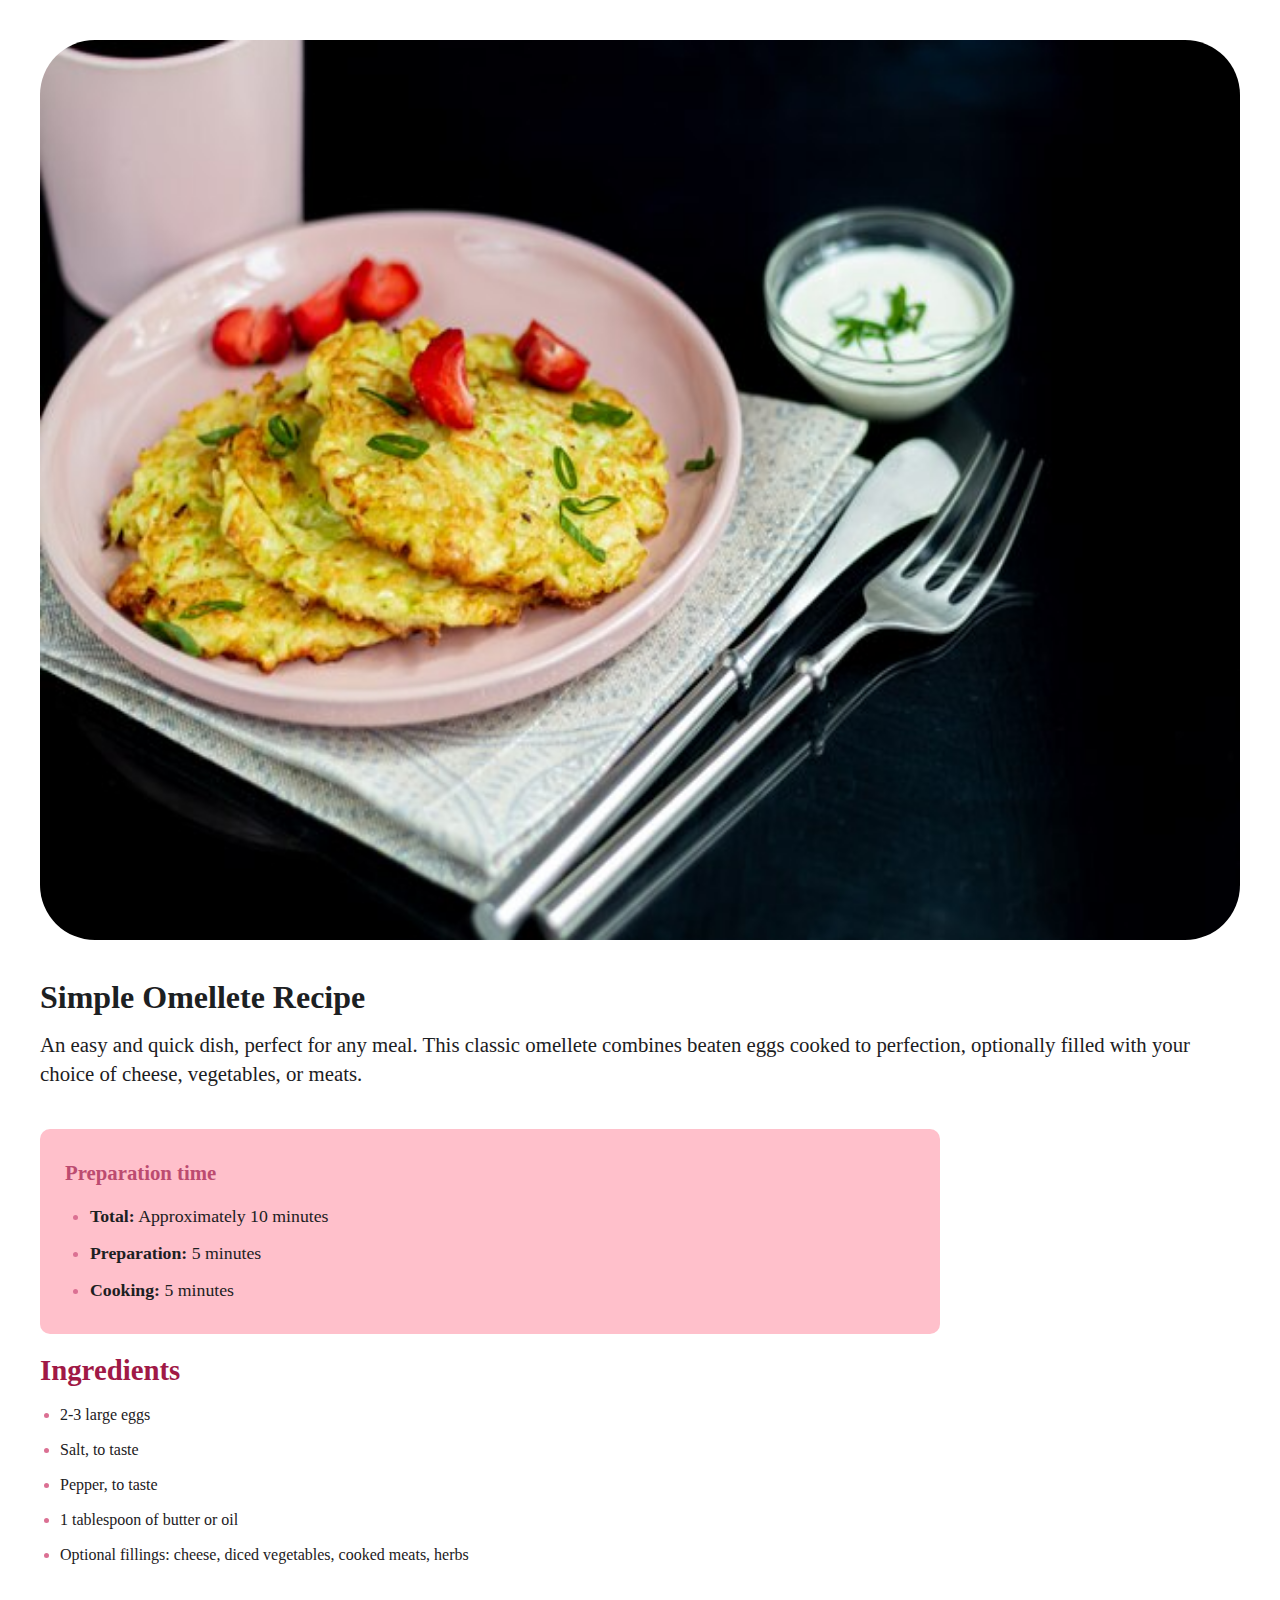
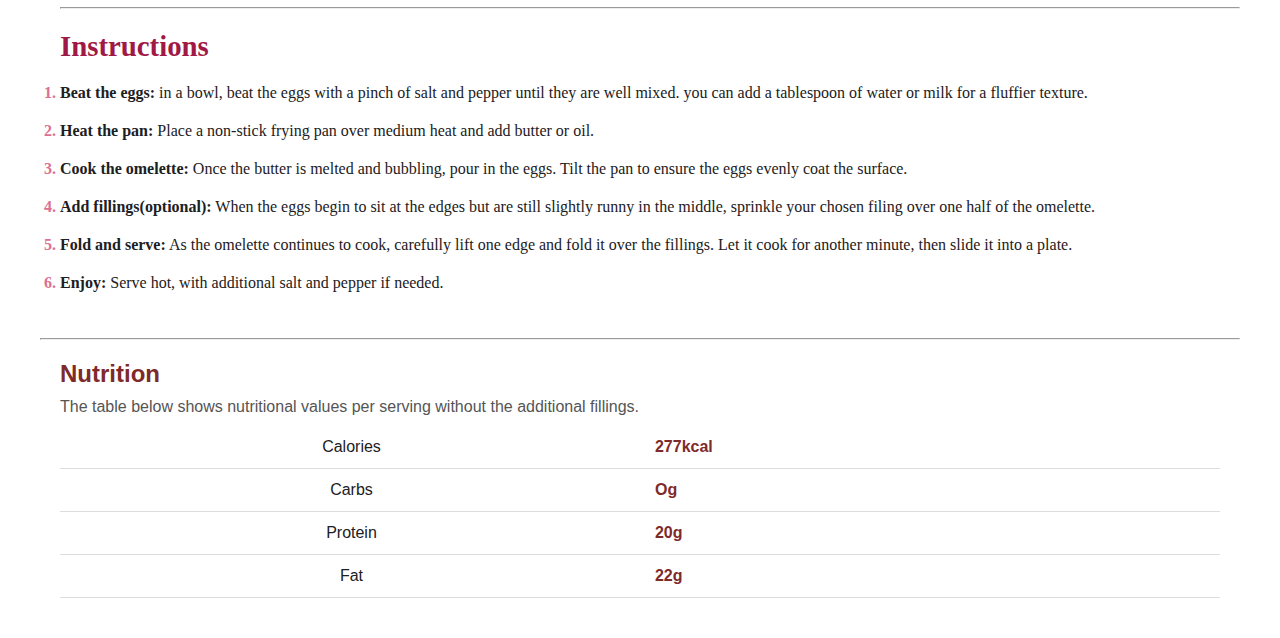
<file: index.html>
<!DOCTYPE html>
<html lang="en">
<head>
    <meta charset="UTF-8">
    <meta name="description" content="A simple recipe page">
    <meta name="keywords" content="recipe, omellete, food">
    <meta name="author" content="Nkemjika">
    <meta name="viewport" content="width=device-width, initial-scale=1.0">
    <title>Simple Recipe page</title>
    <link rel="stylesheet" href="css/style.css">
</head>
<body>
    <div class="omellete-main">
        <img class="omellete-image"  src="img/omelleteeee.jpg" alt="An omellete">

        <h1 class="first-heading">Simple Omellete Recipe</h1>
        <p class="paragraph">An easy and quick dish, perfect for any meal. This classic omellete combines beaten eggs cooked to perfection, optionally filled with your choice of cheese, vegetables, or meats.</p>

        <div class="prep-card">
            <h3 class="sub">Preparation time</h3>
            <ul class="prep-list">
                <li><b>Total:</b> Approximately 10 minutes</li>
                <li><b>Preparation:</b> 5 minutes</li>
                <li><b>Cooking:</b> 5 minutes</li>
            </ul>
        </div>

        <h2 class="sub-heading">Ingredients</h2>
        <ul class="ing-list">
            <li>2-3 large eggs</li>
            <li>Salt, to taste</li>
            <li>Pepper, to taste</li>
            <li>1 tablespoon of butter or oil</li>
            <li>Optional fillings: cheese, diced vegetables, cooked meats, herbs</li>

            <br>
            <hr>

            

            <h2 class="sub-heading">Instructions</h2>
            <ol class="inst-list">
                <li><b>Beat the eggs:</b> in a bowl, beat the eggs with a pinch of salt and pepper until they are well mixed. you can add a tablespoon of water or milk for a fluffier texture.</li>
                <li><b>Heat the pan:</b> Place a non-stick frying pan over medium heat and add butter or oil.</li>
                <li><b>Cook the omelette:</b> Once the butter is melted and bubbling, pour in the eggs. Tilt the pan to ensure the eggs evenly coat the surface.</li>
                <li><b>Add fillings(optional):</b> When the eggs begin to sit at the edges but are still slightly runny in the middle, sprinkle your chosen filing over one half of the omelette.</li>
                <li><b>Fold and serve:</b> As the omelette continues to cook, carefully lift one edge and fold it over the fillings. Let it cook for another minute, then slide it into a plate.</li>
                <li><b>Enjoy:</b> Serve hot, with additional salt and pepper if needed.</li>
            </ol>
        </ul>

        <br>
        <br>
        <hr>

        <div class="nutrition-section">
            <h2 >Nutrition</h2>

        <p>The table below shows nutritional values per serving without the additional fillings. </p>

        <table class="nutrition-table">
            <tr>
                <th>Calories</th>
                <td>277kcal</td>
            </tr>

            <tr>
                <th>Carbs</th>
                <td>Og</td>
            </tr>

            <tr>
                <th>Protein</th>
                <td>20g</td>
            </tr>

            <tr>
                <th>Fat</th>
                <td>22g</td>
            </tr>

        </table>

        </div>

        

        

    </div>
    
</body>
</html>
</file>
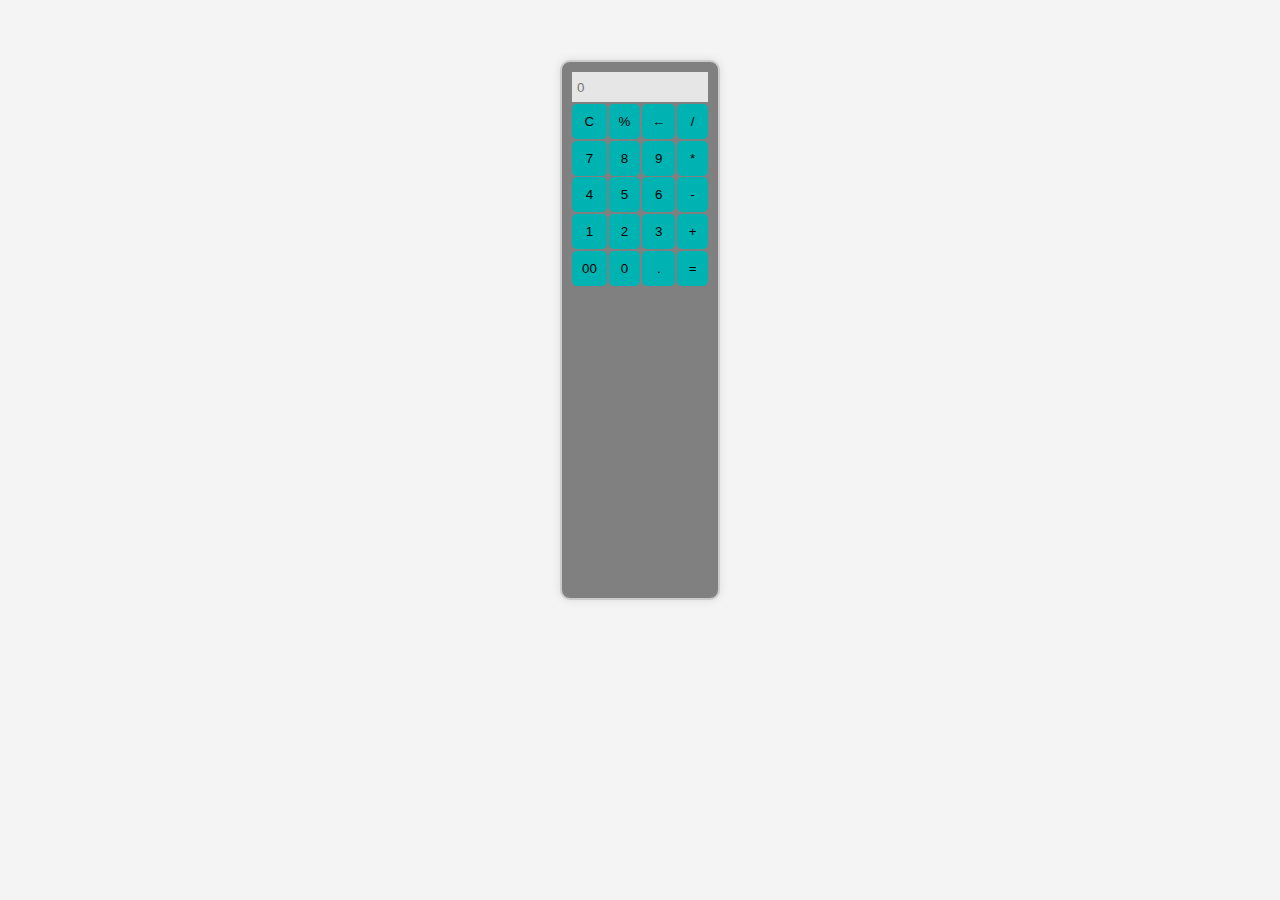
<file: calculator.html>
<!DOCTYPE html>
<html lang="en">
<head>
    <meta charset="UTF-8">
    <meta name="viewport" content="width=device-width, initial-scale=1.0">
    <title>Calculator</title>
    <link rel="stylesheet" href="css/calculator.css">
</head>
<body>
    <div class="calculator">
        <input type="text" class="text" readonly placeholder="0">

        <div class="buttons">
            <button>C</button>
            <button>%</button>
            <button>&larr;</button>
            <button>/</button>
            <button>7</button>
            <button>8</button>
            <button>9</button>
            <button>*</button>
            <button>4</button>
            <button>5</button>
            <button>6</button>
            <button>-</button>
            <button>1</button>
            <button>2</button>
            <button>3</button>
            <button>+</button>
            <button>00</button>
            <button>0</button>
            <button>.</button>
            <button>=</button>
        </div>
    </div>
</body>
</html>
</file>
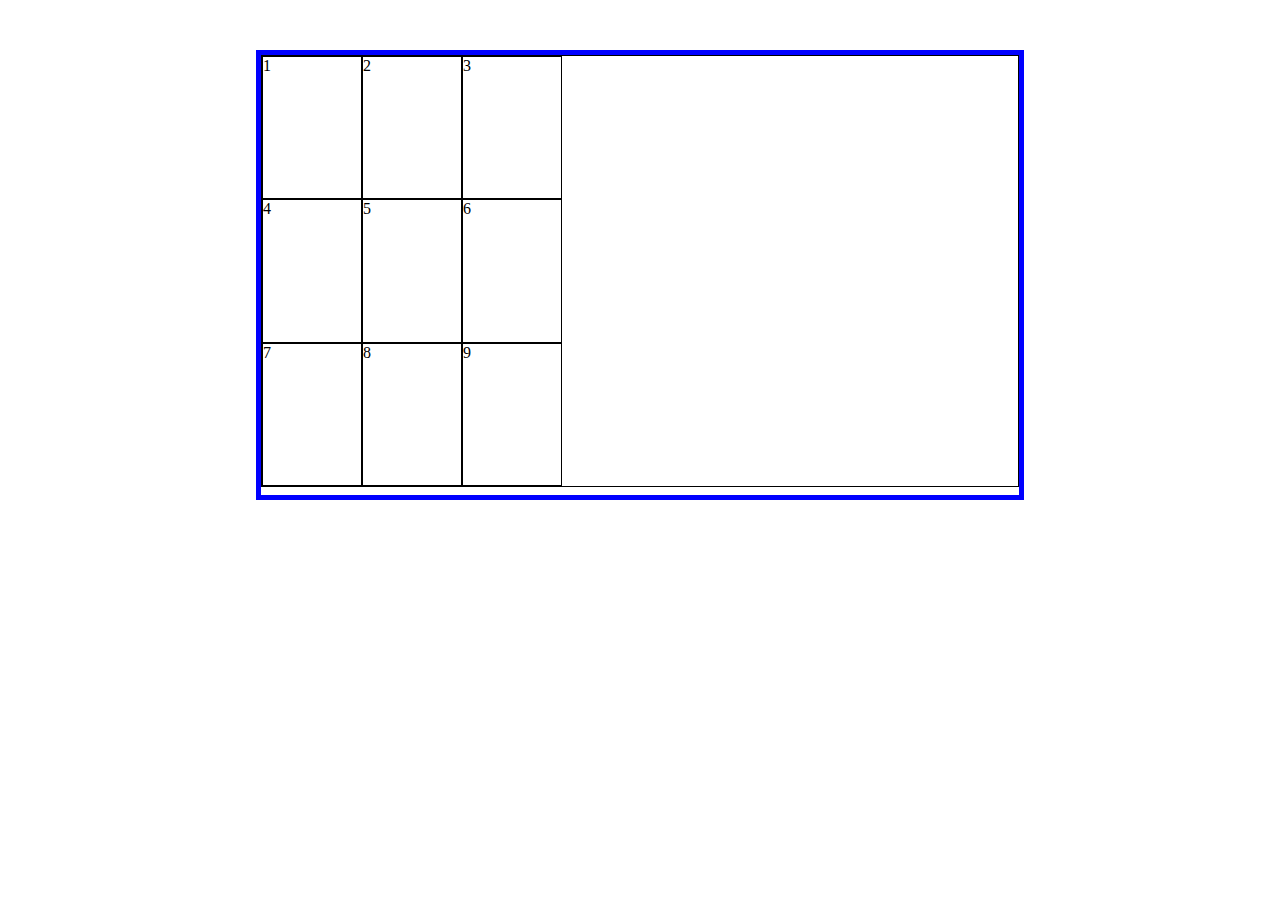
<file: grid.html>
<!DOCTYPE html>
<html lang="en">
<head>
    <meta charset="UTF-8">
    <meta name="viewport" content="width=device-width, initial-scale=1.0">
    <title>CSS Grid</title>
    <link rel="stylesheet" href="css/grid.css">
</head>
<body>
    <!-- CSS grid is a whole new way of creating website layouts -->

    <!-- Creating grids by defining its rows and columns -->

    <div class="grid">
        <div class="grid-container">
            <div class="grid-item">1</div>
            <div class="grid-item">2</div>
            <div class="grid-item">3</div>
            <div class="grid-item">4</div>
            <div class="grid-item">5</div>
            <div class="grid-item">6</div>
            <div class="grid-item">7</div>
            <div class="grid-item">8</div>
            <div class="grid-item">9</div>
        </div>
    </div>
    
</body>
</html>
</file>
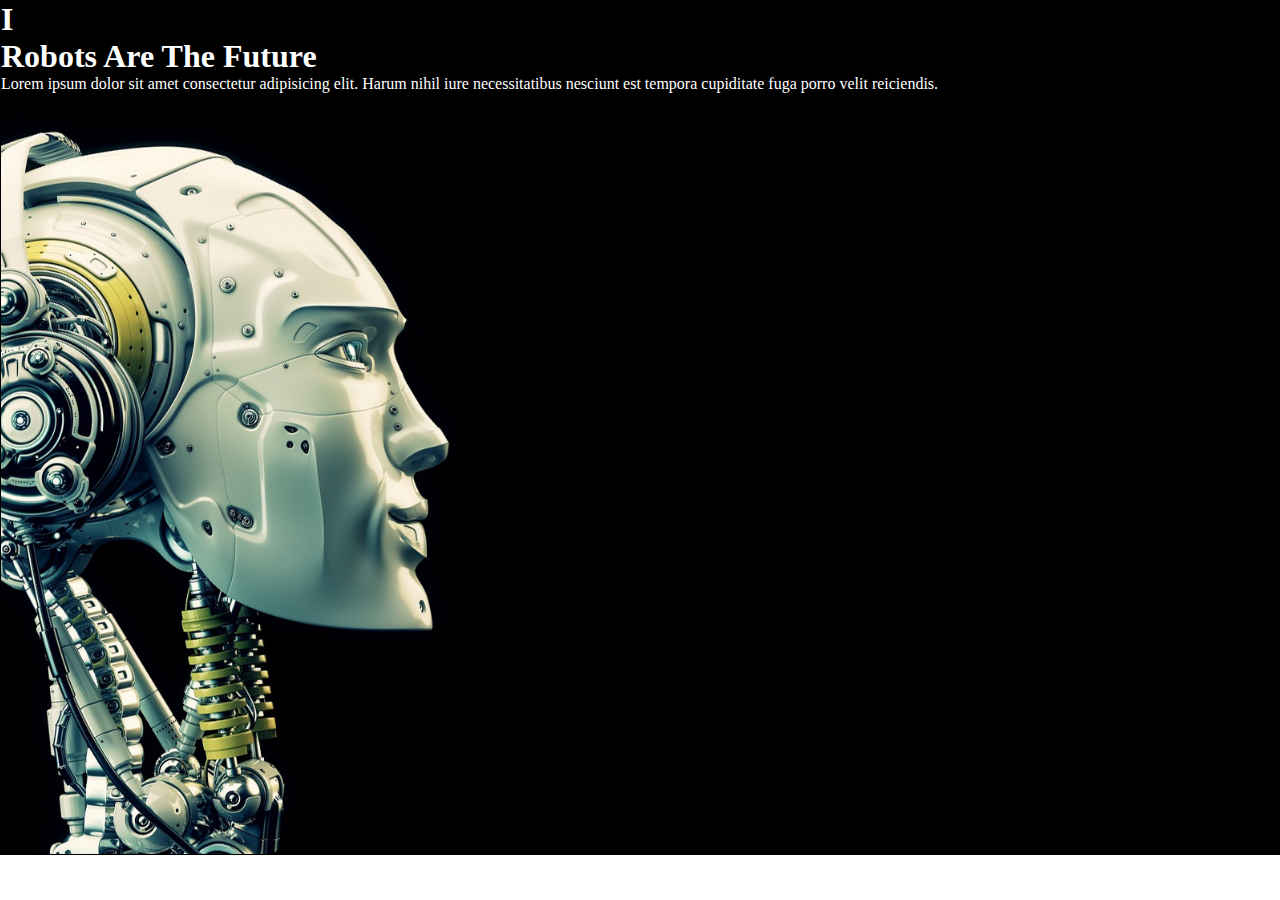
<file: robots.html>
<!DOCTYPE html>
<html lang="en">
<head>
    <meta charset="UTF-8">
    <meta name="viewport" content="width=device-width, initial-scale=1.0">
    <title>Robots</title>
    <link rel="stylesheet" href="css/robots.css">
</head>
<body>

    <section id="hero-section">
        <div class="hero-robot">
            <h1 class="hero-text">I <br> Robots Are The Future</h1>
            <p class="hero-paragraph">Lorem ipsum dolor sit amet consectetur adipisicing elit. Harum nihil iure necessitatibus nesciunt est tempora cupiditate fuga porro velit reiciendis.</p>
        </div>
    </section>
    
</body>
</html>
</file>
<file: css/style.css>
*{
    margin: 0;
    padding: 0;
    box-sizing: border-box;
}
/* body{
    background-color:blueviolet;
} */
.omellete-main{
    margin: 40px;
    font-family: serif;
    color: rgb(28, 32, 34);
    
}

.omellete-image{
    width: 100%;
    height: 100vh;
    border-radius: 55px;
}

.first-heading{
    margin-top: 35px;
}


.paragraph{
    margin-top: 15px;
    font-size: 1.3rem;
    font-weight: light;
    line-height: 1.8rem;
}

.prep-card{
    width: 900px;
    margin-top: 40px;
    border: none;
    padding: 25px;
    line-height: 37px;
    background: pink;
    font-size: 1.11rem;
    border-radius: 10px;
    
}

.prep-card .sub{
    margin-bottom: 7px;
    color: rgb(188, 75, 112);
    font-weight: bold;
}

.prep-card .prep-list{
    margin-left: 25px;
    font-weight: light;
}

.sub-heading{
    margin-top: 20px;
    color: rgb(160, 25, 70);
    font-weight: bold;
    font-size: 1.8rem;
}

.ing-list{
    margin-top: 10px;
    line-height: 35px;
    font-weight: light;
    margin-left: 20px;

}

.inst-list{
    margin-top: 10px;
    line-height: 38px;
}

li::marker{
    color: palevioletred;
    font-weight: bolder;
}

.nutrition-section{
    font-family: 'Arial', sans-serif;
    margin: 20px;
}

.nutrition-section h2{
    color: #7f2a2a;
    font-size: 24px;
}

.nutrition-section p{
    margin-bottom: 10px;
    font-size: 16px;
    color: #555;
    margin-top: 10px;
}

.nutrition-table{
    width: 100%;
    border-collapse: collapse;
    margin-top: 10px;
}

.nutrition-table th, .nutrition-table td{
    padding: 12px;
    /* text-align: left; */
    border-bottom: 1px solid #ddd;
}

.nutrition-table th{
    font-weight: lighter;
    font-size: 16px;
}

.nutrition-table td{
    font-size: 16px;
    font-weight: bold;
    color: #7f2a2a;
}
</file>
<file: css/calculator.css>
*{
    margin: 0;
    padding: 0;
    box-sizing: border-box;
}

body{
    display: flex;
    justify-content: center;
    align-items: center;
    /* height: 60vh; */
    margin-top: 60px;
    background-color: #f4f4f4;
    font-family: Arial, sans-serif;
}

.calculator{
    width: 160px;
    height: 60vh;
    padding: 10px;
    border: 2px solid #ccc; 
    border-radius: 10px;
    box-shadow: 0 0 10px rgba(0, 0, 0, 0.1);
    background-color: grey;
}

.text{
    width: 100%;
    height: 30px;
    border: none;
    outline: none;
    background-color: #e6e6e6;
}

::placeholder{
    padding-left: 5px;
}

.buttons{
    display: grid;
    grid-template-columns: repeat(4,1fr);
    grid-gap: 1.7px;
    margin-top: 2px;
    justify-content: center;
}

button{
    padding: 10px;
    background-color: #00b3b3;
    border: none;
    border-radius: 5px;
    cursor: pointer;
    
}

button:hover{
    background-color: #009999;
}
</file>
<file: css/grid.css>
*{
    margin: 0;
    padding: 0;
    box-sizing: border-box;
}

.grid{
    border: 5px solid blue;
    width: 60%;
    height: 50vh;
   margin: 50px auto;
}



.grid-container {
    display: grid;
    grid-template-columns: 100px 100px 100px;
    /* grid-gap: 20px; */
    border: 1.5px solid black;
    height: 48vh;
}

.grid-item{
    /* display: grid; */
    border: 1px solid black;
    
   
    
}
</file>
<file: css/robots.css>
*{
    margin: 0;
    padding: 0;
    box-sizing: border-box;
}

#hero-section{
    width: 100%;
    height: 95vh;
    border: 1px solid black;
    background: url(../img/CoverStory_robots.jpg);
    background-position: center;
    background-size: cover;
    position: relative;
    /* overflow: hidden; */
}

.hero-robot{
    color: white;
    text-align: ;

}

.hero-text{
    
    
}
</file>
